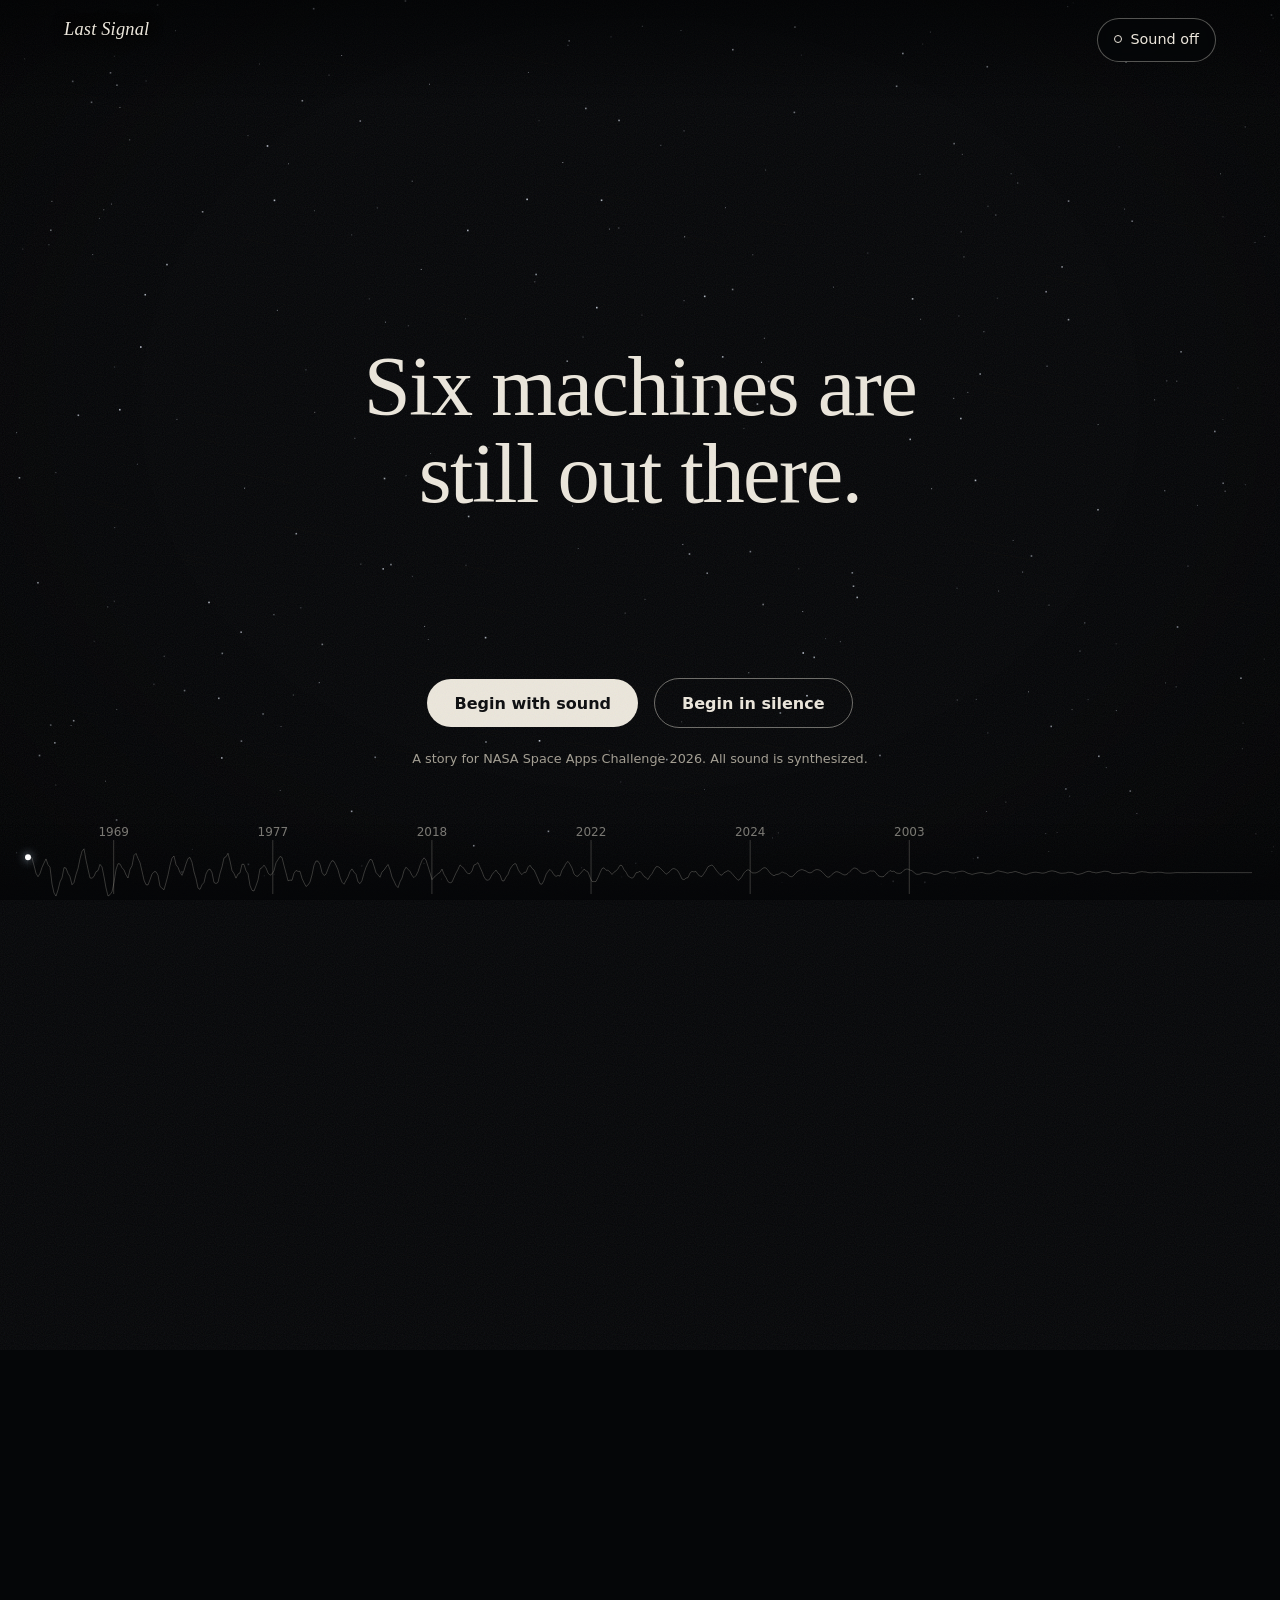
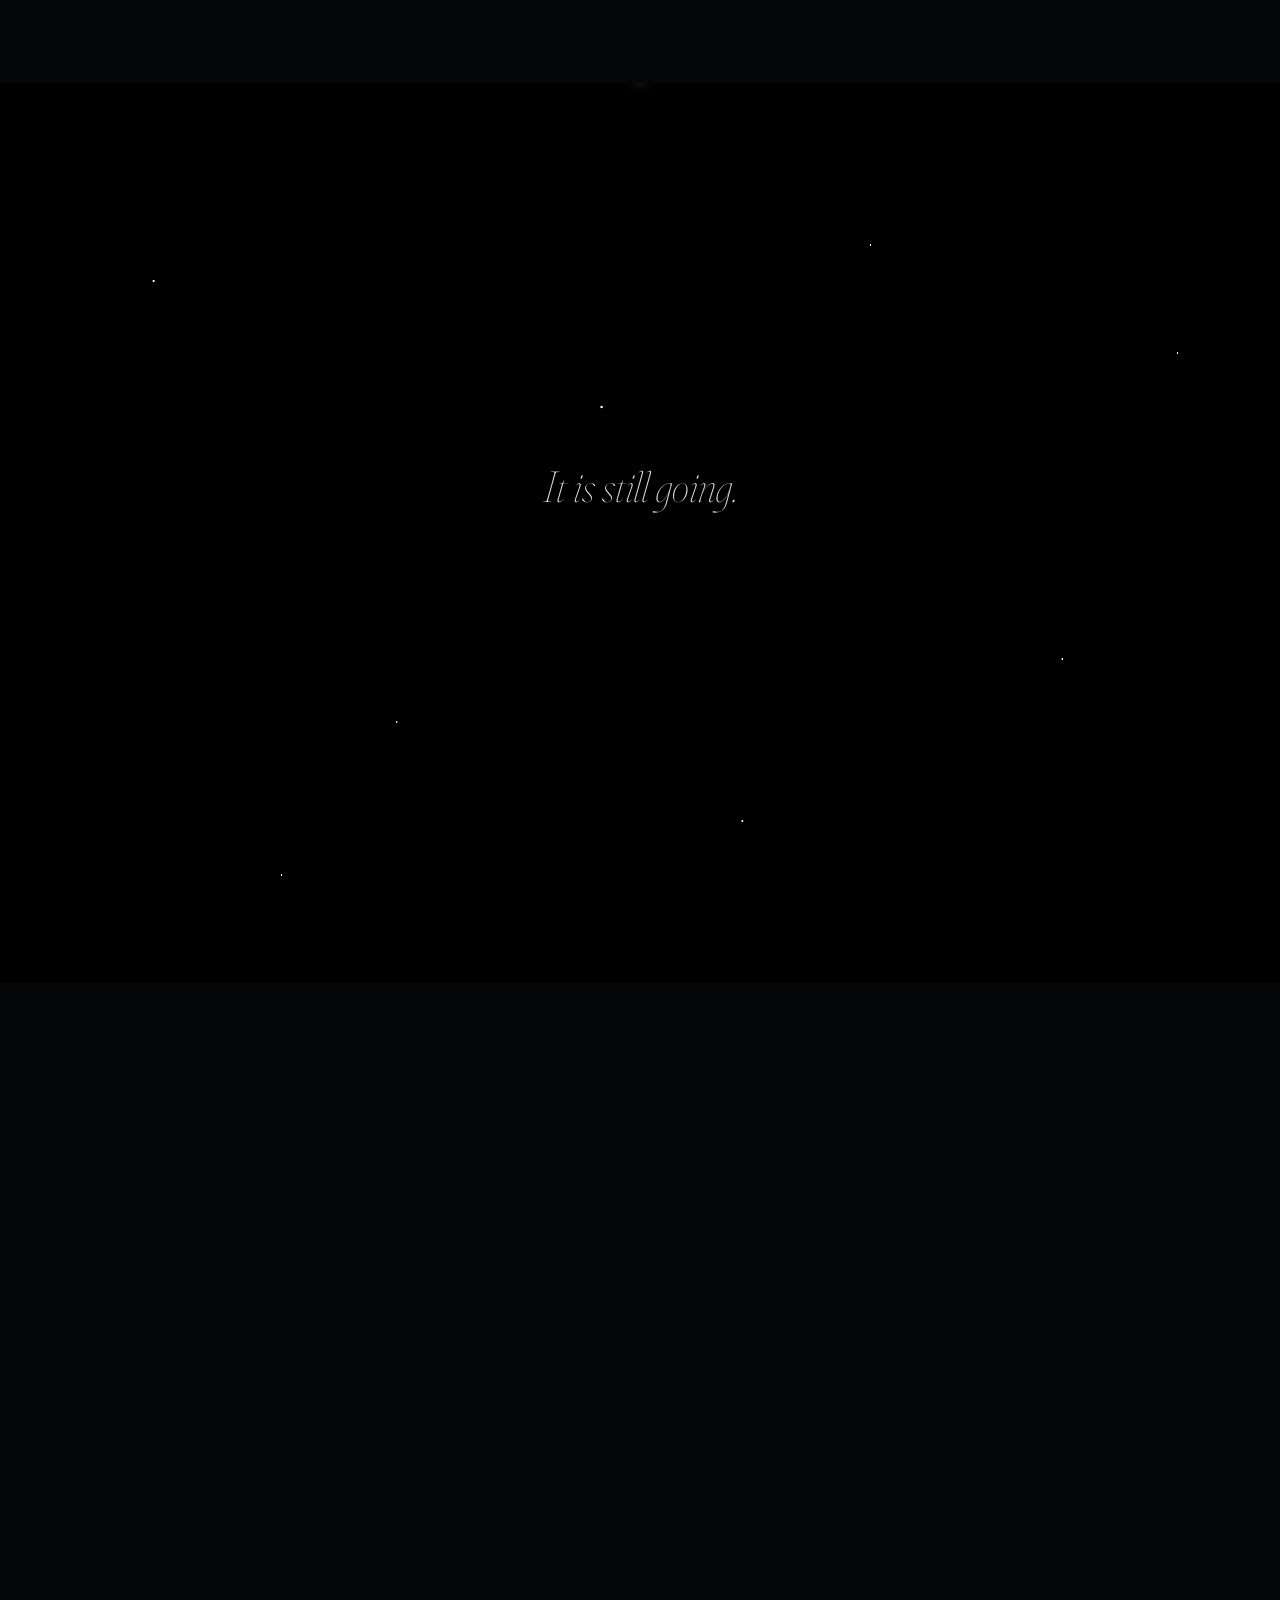
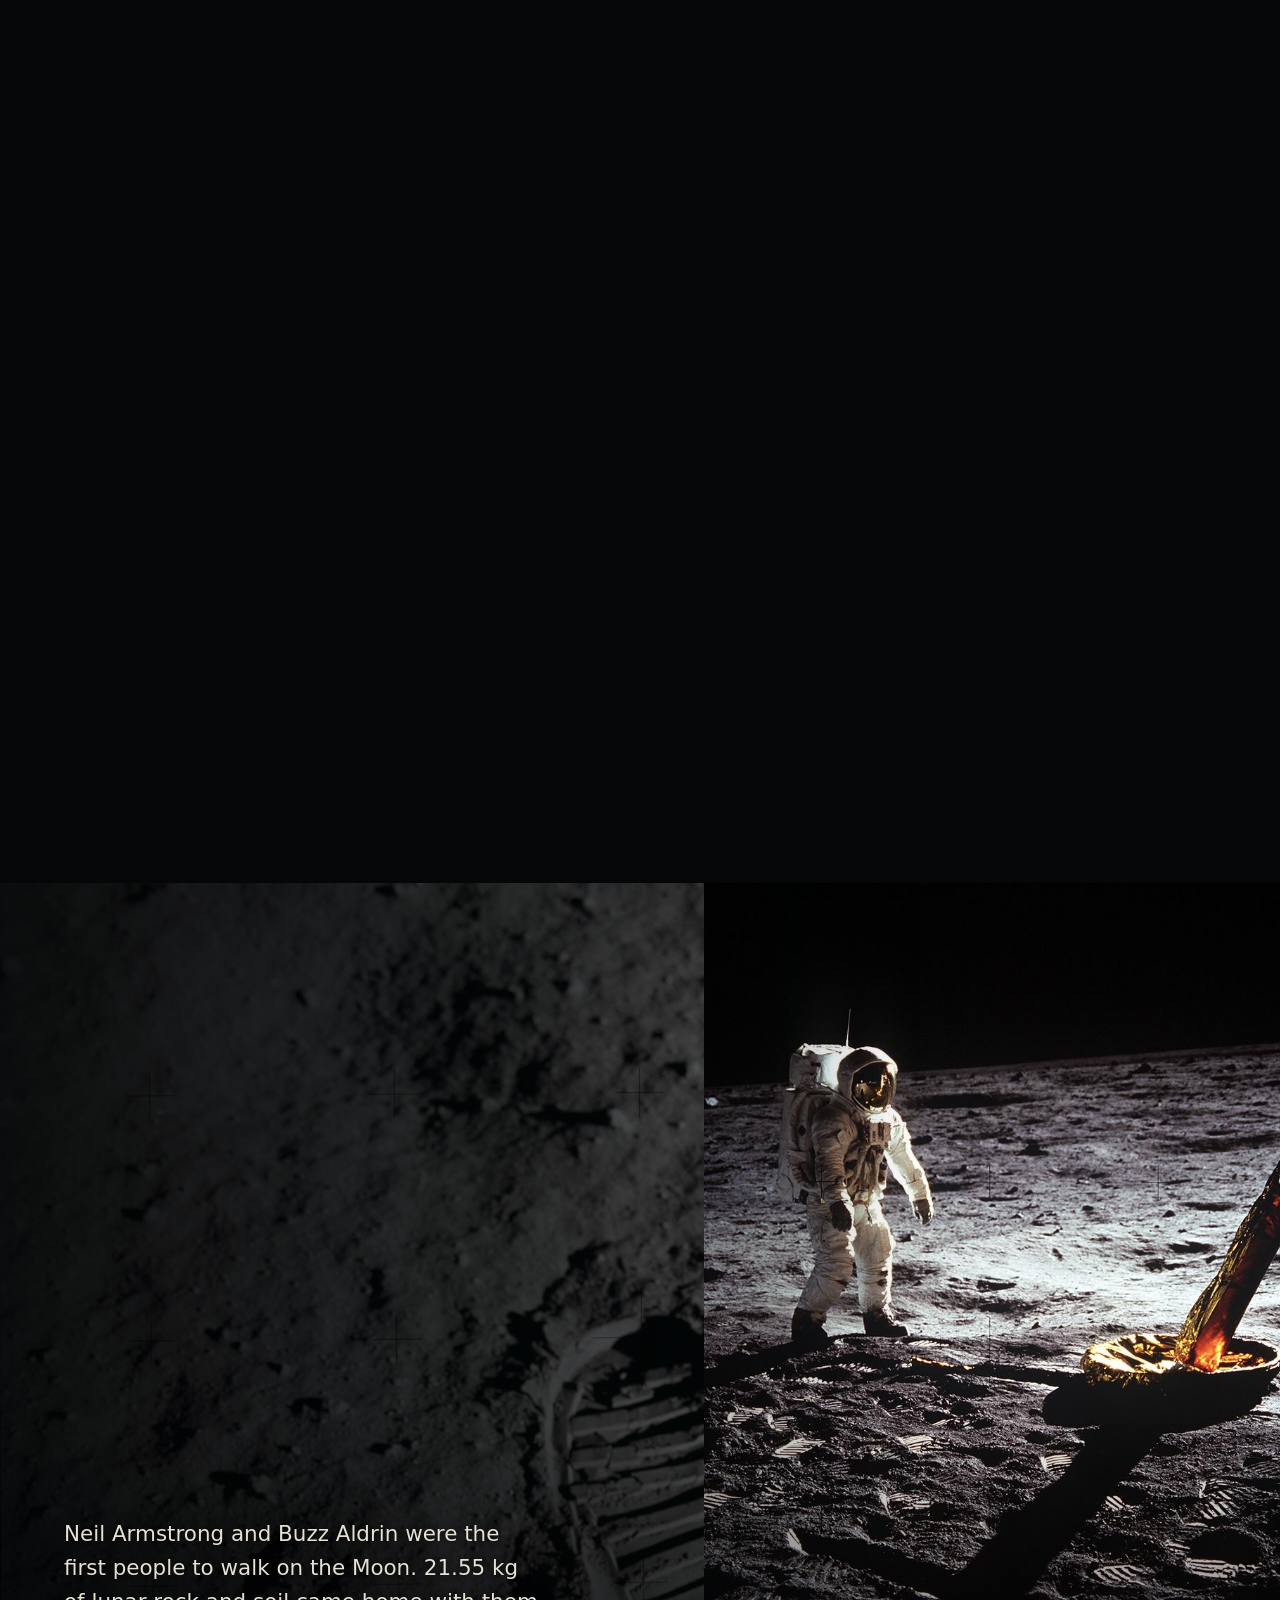
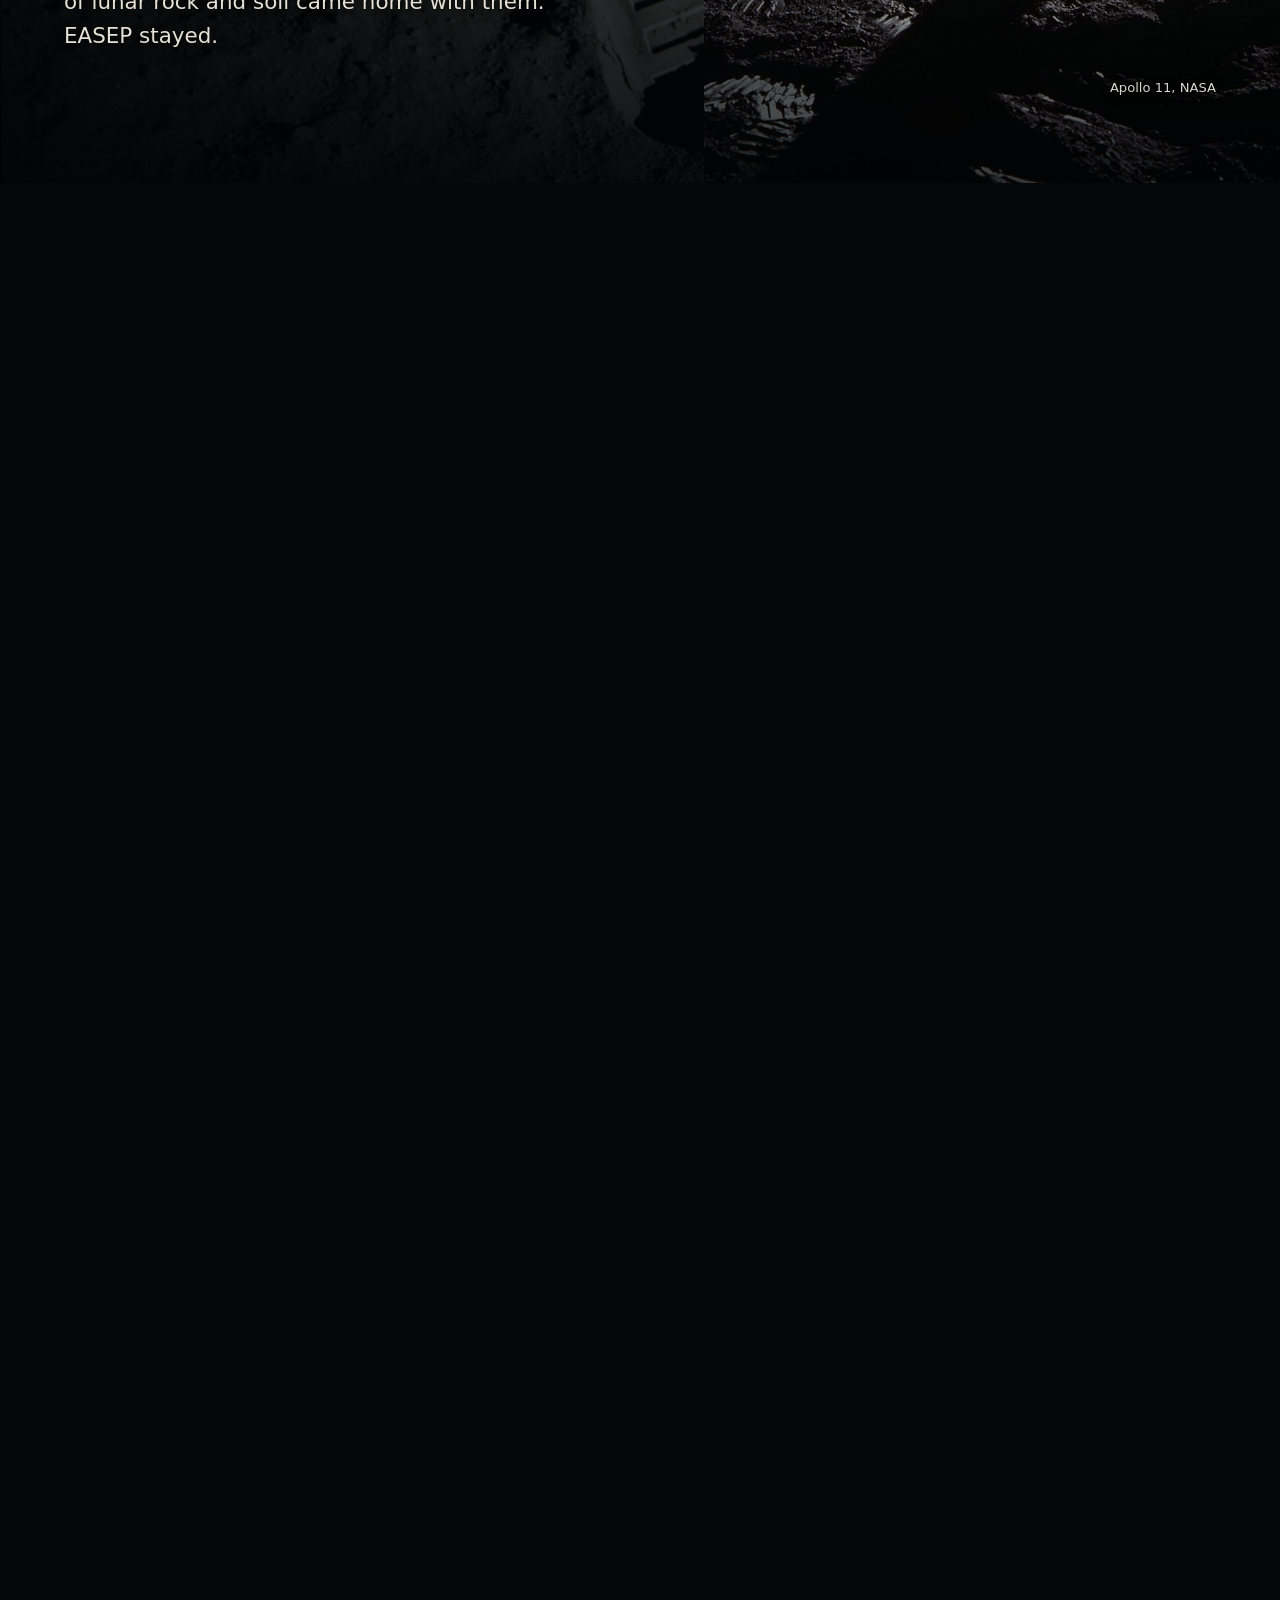
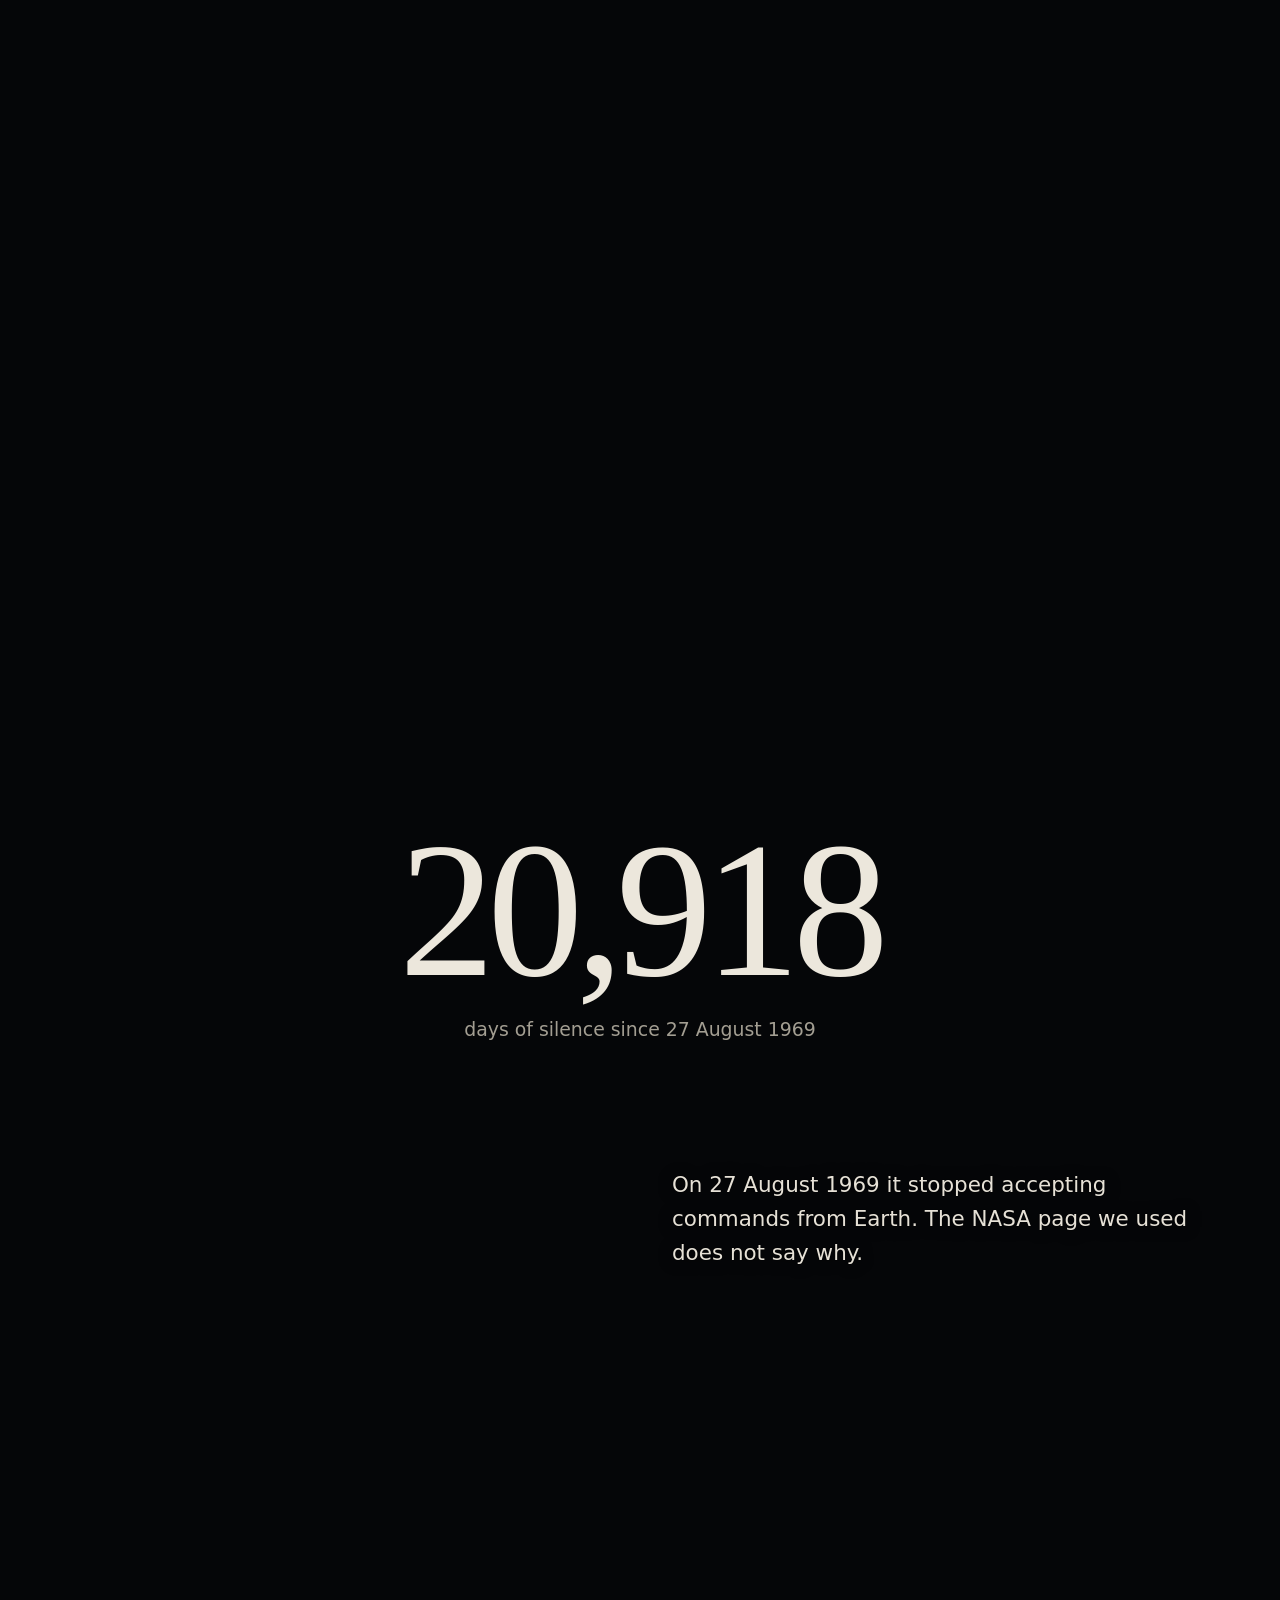
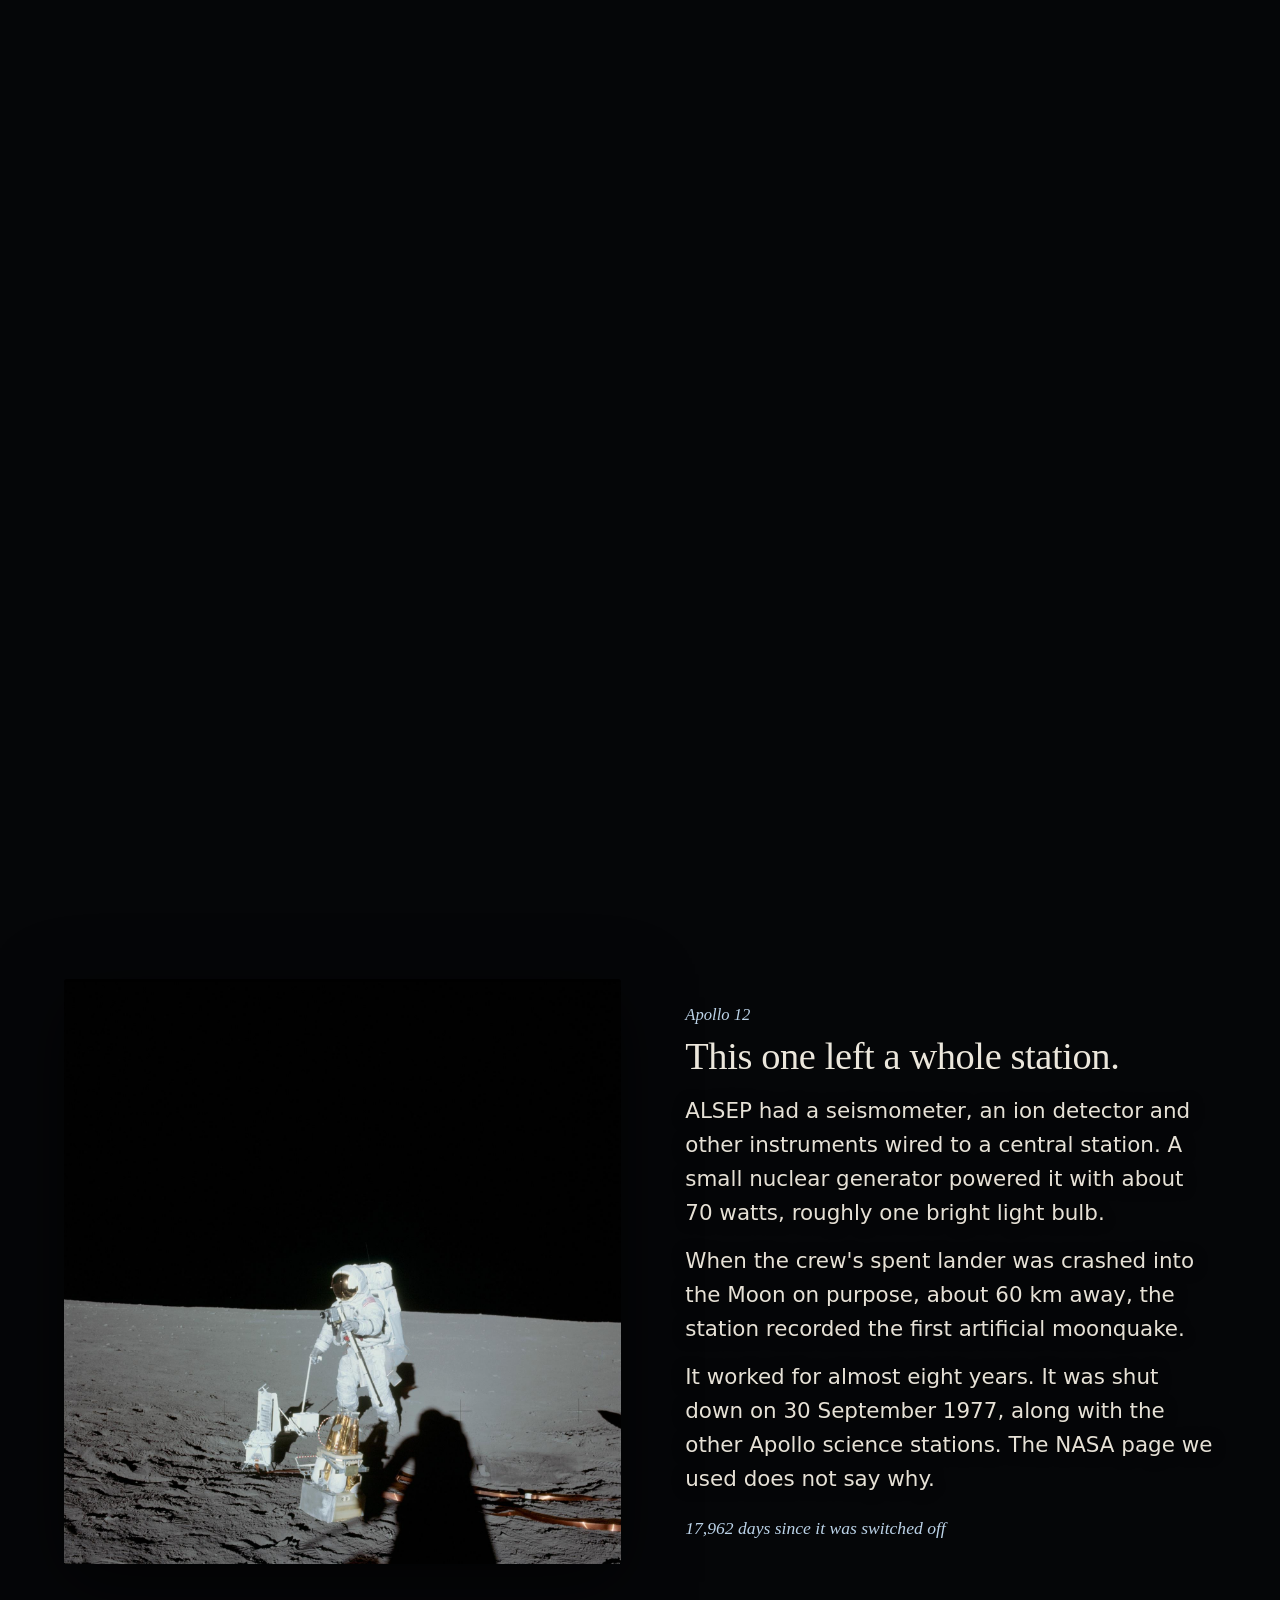
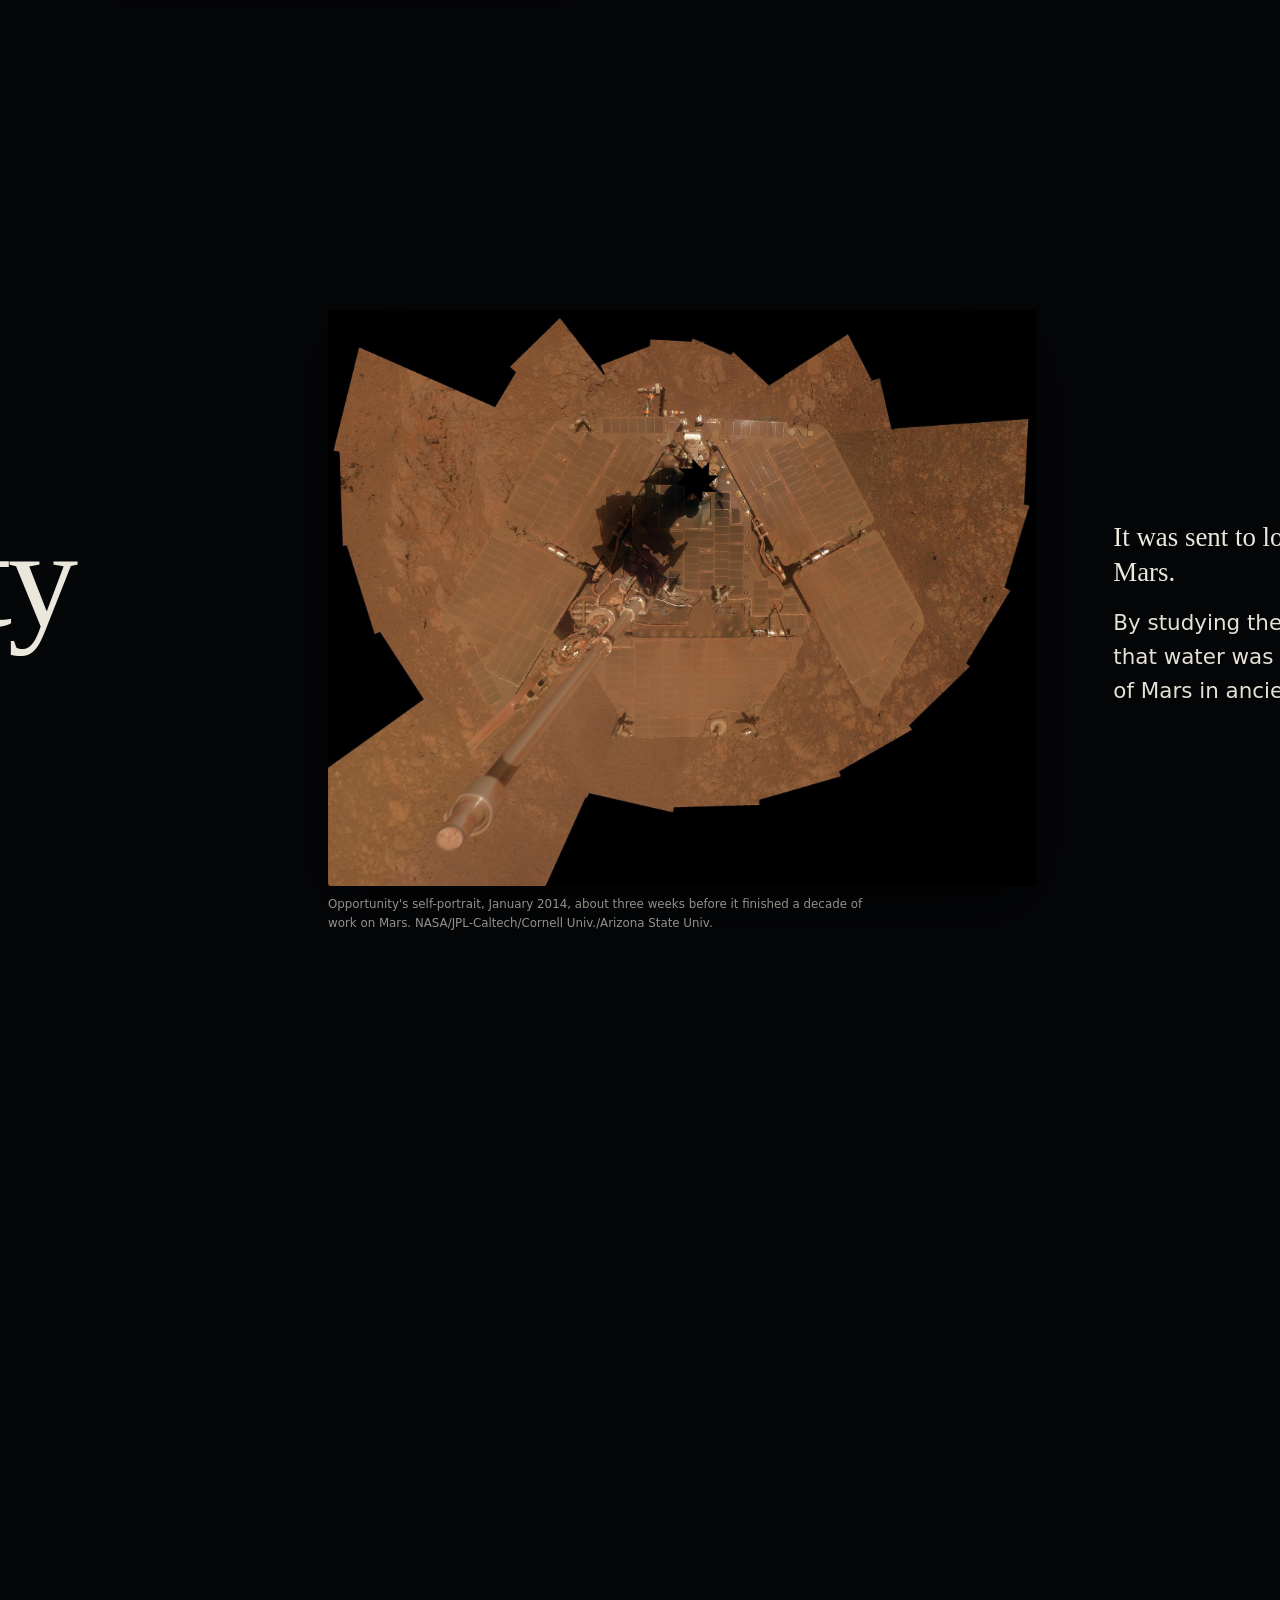
<file: index.html>
<!doctype html>
<html lang="en">
<head>
<meta charset="utf-8">
<meta name="viewport" content="width=device-width, initial-scale=1">
<title>Last Signal</title>
<meta name="description" content="Six machines NASA left behind went quiet in six different ways. Scroll through the last thing each one said.">
<meta name="color-scheme" content="dark">
<meta property="og:type" content="website">
<meta property="og:title" content="Last Signal">
<meta property="og:description" content="Six machines NASA left behind went quiet in six different ways. Scroll through the last thing each one said, then send a signal to Pioneer 10.">
<meta property="og:image" content="https://coderjt-elite.github.io/last-signal/assets/og.jpg">
<meta name="twitter:card" content="summary_large_image">
<link rel="icon" href="data:image/svg+xml,%3Csvg xmlns='http://www.w3.org/2000/svg' viewBox='0 0 32 32'%3E%3Crect width='32' height='32' fill='%23050506'/%3E%3Cpath d='M2 16h4l2-7 3 14 3-18 3 22 3-14 2 5h8' fill='none' stroke='%23f1ece4' stroke-width='1.6'/%3E%3C/svg%3E">
<link rel="preload" as="image" href="assets/bootprint.jpg">
<link rel="stylesheet" href="styles.css">
</head>
<body>
<canvas id="world" aria-hidden="true"></canvas>
<div class="vignette" aria-hidden="true"></div>
<div class="grain" aria-hidden="true"></div>

<header class="hud">
  <div class="hud-id" aria-live="off">
    <span class="hud-name" id="hudName">Last Signal</span>
    <span class="hud-days" id="hudDays"></span>
  </div>
  <button id="soundBtn" class="hud-btn" type="button" aria-pressed="false">Sound off</button>
</header>

<main id="story">

  <!-- Stillness -->
  <section class="act" id="a-hero" data-k="1.2429" data-span="1.87">
    <div class="stage">
      <div class="line c" data-at="0.00 0.47 0.00 0.12"><h1 class="big intro">Six machines are still out there.</h1></div>
      <div class="line c" data-at="0.35 0.87 0.12 0.00"><p class="big">Each one stopped answering in its own way.</p></div>
      <div class="enter" data-at="0.00 0.45 0.00 0.10">
        <button id="enterSound" class="btn" type="button">Begin with sound</button>
        <button id="enterQuiet" class="btn btn-quiet" type="button">Begin in silence</button>
        <p class="tiny">A story for NASA Space Apps Challenge 2026. All sound is synthesized.</p>
      </div>
    </div>
  </section>

  <!-- Overview: six frames, each one darker than the last, with one signal line running through them (canvas design S2) -->
  <section class="act" id="a-signal" data-span="8">
    <div class="stage stage-signal">
      <div class="sg-frames">
        <figure class="sg-fr" style="--b:1;--s:1">
          <div class="sg-im"><img src="assets/apollo11-easep.jpg" style="object-position:30% 55%" alt="Apollo 11 science station on the Moon, with an astronaut and the lunar module behind it." decoding="async"></div>
          <p class="sg-yr" aria-hidden="true" style="top:60px;font-size:min(clamp(120px,22vw,300px),36vh);font-weight:900">1969</p>
          <div class="line sg-sub" data-at="0.00 0.95 0.00 0.14"><p><span>Apollo 11 stopped accepting commands on 27 August 1969.</span></p></div>
        </figure>
        <figure class="sg-fr" style="--b:.92;--s:.9">
          <div class="sg-im"><img src="assets/bean-alsep.jpg" style="object-position:52% 80%" alt="Apollo 12 science station instruments standing on the Moon." decoding="async"></div>
          <p class="sg-yr" aria-hidden="true" style="top:70px;font-size:min(clamp(100px,18vw,240px),32vh);font-weight:700;font-style:italic">1977</p>
          <div class="line sg-sub" data-at="0.85 1.95 0.14 0.14"><p><span>Apollo 12 was shut down on 30 September 1977.</span></p></div>
        </figure>
        <figure class="sg-fr" style="--b:.84;--s:.82">
          <div class="sg-im"><img src="assets/opportunity.jpg" style="object-position:50% 40%" alt="Opportunity rover on Mars, covered in dust." decoding="async"></div>
          <p class="sg-yr" aria-hidden="true" style="top:80px;font-size:min(clamp(90px,15vw,200px),28vh);font-weight:500">2018</p>
          <div class="line sg-sub" data-at="1.85 2.95 0.14 0.14"><p><span>Opportunity was last heard on 10 June 2018, in a dust storm.</span></p></div>
        </figure>
        <figure class="sg-fr" style="--b:.74;--s:.7">
          <div class="sg-im"><img src="assets/insight.jpg" style="object-position:50% 25%" alt="InSight lander on Mars, its solar panels covered in dust." decoding="async"></div>
          <p class="sg-yr" aria-hidden="true" style="top:90px;font-size:min(clamp(80px,12vw,160px),24vh);font-weight:300">2022</p>
          <div class="line sg-sub" data-at="2.85 3.95 0.14 0.14"><p><span>InSight made its last contact on 15 December 2022.</span></p></div>
        </figure>
        <figure class="sg-fr" style="--b:.64;--s:.55">
          <div class="sg-im"><img src="assets/ingenuity.jpg" style="object-position:47% 45%" alt="The Ingenuity helicopter standing on the surface of Mars." decoding="async"></div>
          <p class="sg-yr" aria-hidden="true" style="top:100px;font-size:min(clamp(70px,9vw,120px),18vh);font-weight:200;font-style:italic">2024</p>
          <div class="line sg-sub" data-at="3.85 4.95 0.14 0.14"><p><span>Ingenuity's mission ended on 25 January 2024.</span></p></div>
        </figure>
        <figure class="sg-fr" style="--b:.5;--s:.3">
          <div class="sg-im"><img src="assets/pioneer10-whole.jpg" style="object-position:47% 54%;scale:1.6" alt="Pioneer 10 spacecraft with its dish and booms, in an assembly hall before launch." decoding="async"></div>
          <p class="sg-yr" aria-hidden="true" style="top:110px;font-size:min(clamp(56px,6vw,80px),12vh);font-weight:100">2003</p>
          <div class="line sg-sub" data-at="4.85 5.95 0.14 0.14"><p><span>Pioneer 10 sent its last signal on 23 January 2003.</span></p></div>
        </figure>
        <figure class="sg-fr sg-stars" style="--b:1;--s:1">
          <div class="sg-im"></div>
          <div class="line sg-end" data-at="5.85 7.00 0.14 0.00"><p>It is still going.</p></div>
        </figure>
      </div>
      <div class="sg-track" aria-hidden="true">
        <svg viewBox="0 0 1280 4480" preserveAspectRatio="none" focusable="false">
          <path class="sg-path" pathLength="1" d="M640 0 C640 80 940 80 940 160 C940 320 380 320 380 480 C380 640 880 640 880 800 C880 960 440 960 440 1120 C440 1280 810 1280 810 1440 C810 1600 490 1600 490 1760 C490 1920 760 1920 760 2080 C760 2240 540 2240 540 2400 C540 2560 710 2560 710 2720 C710 2880 590 2880 590 3040 C590 3200 670 3200 670 3360 C670 3520 625 3520 625 3680 C625 3840 646 3840 646 4000 C646 4160 640 4160 640 4320 L640 4480"/>
        </svg>
        <i class="sg-dot" style="left:73.44%;top:3.571%;--d:12px"></i>
        <i class="sg-dot" style="left:68.75%;top:17.857%;--d:12px"></i>
        <i class="sg-dot" style="left:63.28%;top:32.143%;--d:10px"></i>
        <i class="sg-dot" style="left:59.375%;top:46.429%;--d:10px"></i>
        <i class="sg-dot" style="left:55.47%;top:60.714%;--d:8px"></i>
        <i class="sg-dot" style="left:52.34%;top:75%;--d:7px"></i>
      </div>
    </div>
  </section>

  <!-- Wonder: Apollo 11 -->
  <section class="act" id="a-apollo11" data-k="1.4200" data-span="3.13" data-machine="apollo11">
    <div class="stage">
      <img class="bg bg-boot" src="assets/bootprint.jpg" alt="A bootprint in gray lunar soil, photographed during Apollo 11." decoding="async">
      <div class="bg bg-aldrin-wrap"><img class="bg-aldrin" src="assets/aldrin.jpg" alt="Astronaut Buzz Aldrin standing on the Moon beside a leg of the lunar module." decoding="async"></div>
      <div class="scrim scrim-l"></div>
      <div class="line bl" data-at="0.00 0.65 0.00 0.12">
        <p class="date">20 July 1969</p>
        <h2 class="mid">Eagle was the first crewed vehicle to land on the Moon.</h2>
      </div>
      <div class="line bl" data-at="0.53 1.32 0.12 0.12">
        <p class="body">The astronauts left a small science station behind. EASEP had a seismometer to feel moonquakes.</p>
      </div>
      <div class="line bl" data-at="1.20 2.13 0.12 0.00">
        <p class="body">Neil Armstrong and Buzz Aldrin were the first people to walk on the Moon. 21.55 kg of lunar rock and soil came home with them. EASEP stayed.</p>
      </div>
      <p class="credit">Apollo 11, NASA</p>
    </div>
  </section>

  <!-- Unease: the night -->
  <section class="act" id="a-night" data-k="1.1500" data-span="2.15" data-machine="apollo11">
    <div class="stage">
      <div class="counter" data-at="0.00 1.15 0.00 0.00">
        <span class="count" id="nightCount">0</span>
        <span class="count-label">days of silence since 27 August 1969</span>
      </div>
      <div class="line tl" data-at="0.00 0.51 0.00 0.14"><p class="body">EASEP could only run in lunar daylight.</p></div>
      <div class="line br" data-at="0.37 1.15 0.14 0.00"><p class="body">On 27 August 1969 it stopped accepting commands from Earth. The NASA page we used does not say why.</p></div>
    </div>
  </section>

  <!-- Apollo 12: flow -->
  <section class="flow" id="a-apollo12" data-machine="apollo12">
    <div class="flow-grid">
      <figure class="flow-fig seen-fx">
        <img src="assets/bean-alsep.jpg" alt="Astronaut Alan Bean standing beside gold-wrapped science instruments on the Moon, with a long shadow in the foreground." decoding="async">
        <figcaption>Alan Bean deploys parts of ALSEP, Apollo 12, 19 November 1969. NASA/JSC.</figcaption>
      </figure>
      <div class="flow-copy seen-fx">
        <p class="date">Apollo 12</p>
        <h2 class="mid">This one left a whole station.</h2>
        <p class="body">ALSEP had a seismometer, an ion detector and other instruments wired to a central station. A small nuclear generator powered it with about 70 watts, roughly one bright light bulb.</p>
        <p class="body">When the crew's spent lander was crashed into the Moon on purpose, about 60 km away, the station recorded the first artificial moonquake.</p>
        <p class="body">It worked for almost eight years. It was shut down on 30 September 1977, along with the other Apollo science stations. The NASA page we used does not say why.</p>
        <p class="clock"><span id="a12days">0</span> days since it was switched off</p>
      </div>
    </div>
  </section>

  <!-- Hope: Mars rail -->
  <section class="act" id="a-mars" data-span="3" data-machine="opportunity">
    <div class="stage stage-mars">
      <div class="rail" id="rail">
        <div class="panel panel-title">
          <p class="date">Mars</p>
          <h2 class="huge">Opportunity</h2>
          <p class="body">A solar-powered robot geologist on wheels, one of two twins.</p>
        </div>
        <figure class="panel panel-photo">
          <img src="assets/opportunity.jpg" alt="Opportunity's self-portrait: the rover and its solar panels covered in a layer of red dust, on Mars." decoding="async">
          <figcaption>Opportunity's self-portrait, January 2014, about three weeks before it finished a decade of work on Mars. NASA/JPL-Caltech/Cornell Univ./Arizona State Univ.</figcaption>
        </figure>
        <div class="panel panel-text">
          <p class="body lead">It was sent to look for signs of past water on Mars.</p>
          <p class="body">By studying the rocks, the twins confirmed that water was long standing on the surface of Mars in ancient times.</p>
        </div>
        <div class="panel panel-text panel-dust">
          <h3 class="mid">Then the dust came.</h3>
          <p class="body">Opportunity last communicated with Earth on 10 June 2018, as a planet-wide dust storm blanketed the place where the solar-powered rover sat.</p>
        </div>
      </div>
    </div>
  </section>

  <!-- Grief -->
  <section class="act" id="a-grief" data-k="0.9375" data-span="1.75" data-machine="opportunity">
    <div class="stage">
      <div class="thumbs" data-at="0.00 0.75 0.00 0.14" role="img" aria-label="Two small gray photographs, the last images Opportunity took, nearly dark with a faint dot of Sun near the middle of each.">
        <div class="thumb thumb-a"></div>
        <div class="thumb thumb-b"></div>
      </div>
      <div class="line bl" data-at="0.00 0.75 0.00 0.00">
        <p class="date">10 June 2018</p>
        <h2 class="mid">The last two images it took. A faint Sun sits near the middle of each.</h2>
        <p class="body"><span id="oppDays">0</span> days of silence so far.</p>
      </div>
      <p class="credit">Last images from Opportunity. NASA/JPL-Caltech/Cornell/ASU</p>
    </div>
  </section>

  <!-- Tenderness: InSight -->
  <section class="act" id="a-insight" data-k="1.5400" data-span="3.31" data-machine="insight">
    <div class="stage stage-insight">
      <img class="bg bg-insight" src="assets/insight.jpg" alt="InSight's final selfie: a Mars lander with both circular solar panels dulled by a thick layer of dust." decoding="async">
      <div class="scrim scrim-b"></div>
      <div class="line bl" data-at="0.00 0.67 0.00 0.12">
        <p class="date">InSight, Mars</p>
        <h2 class="mid">It stayed in one spot and listened to the planet from the inside.</h2>
      </div>
      <div class="line bl" data-at="0.55 1.30 0.12 0.12">
        <p class="body">Its final selfie, 24 April 2022. Far more dust than in its first.</p>
      </div>
      <div class="line bl" data-at="1.18 2.31 0.12 0.00">
        <p class="body">Dust covered its solar panels. Two attempts to reach the lander failed, and controllers concluded its batteries had run out of energy. The last contact was 15 December 2022. NASA ended the mission six days later.</p>
      </div>
      <p class="credit">InSight, NASA/JPL-Caltech</p>
    </div>
  </section>

  <!-- Tenderness: Ingenuity -->
  <section class="act" id="a-ingenuity" data-k="1.3818" data-span="4.04" data-machine="ingenuity">
    <div class="stage">
      <img class="bg bg-ing" id="ingImg" src="assets/ingenuity.jpg" alt="Perseverance's selfie on Mars, with the small Ingenuity helicopter standing on the ground in the distance." decoding="async">
      <div class="scrim scrim-b"></div>
      <div class="line bl" data-at="0.00 0.60 0.00 0.12">
        <p class="date">Ingenuity, Mars</p>
        <h2 class="mid">A small helicopter, carried to Mars as a technology demonstration.</h2>
      </div>
      <div class="line bl" data-at="0.48 1.38 0.12 0.12">
        <p class="body">It was planned to make no more than five test flights in 30 days.</p>
        <p class="bigcount"><span id="flightCount">0</span> flights</p>
        <p class="body">across nearly three years.</p>
      </div>
      <div class="line bl" data-at="1.26 2.23 0.12 0.12">
        <p class="body">On 18 January 2024 it made its last flight. About 1 meter up, it lost contact with the rover that relays its signals.</p>
      </div>
      <div class="line bl" data-at="2.11 3.04 0.12 0.00">
        <p class="body">Later pictures showed one or more rotor blades damaged in landing. NASA ended the mission on 25 January 2024, with the helicopter still upright and in communication.</p>
      </div>
      <p class="credit">Perseverance selfie with Ingenuity, 6 April 2021, about 13 feet (3.9 m) from the rover. NASA/JPL-Caltech/MSSS</p>
    </div>
  </section>

  <!-- Authored silence -->
  <section class="act" id="a-silence" data-k="1.0333" data-span="1.31">
    <div class="stage">
      <div class="line c" data-silent data-at="0.00 0.31 0.00 0.00"><p class="mid-big">Now the farthest one.</p></div>
    </div>
  </section>

  <!-- PEAK: Pioneer 10 -->
  <section class="act" id="a-pioneer" data-k="1.2475" data-span="6.40" data-machine="pioneer10">
    <div class="stage stage-pioneer">
      <div class="plate" id="plate">
        <img src="assets/pioneer-plaque.jpg" alt="A black and white photograph of the Pioneer 10 spacecraft before launch, with its small engraved plaque visible in the middle of the frame." decoding="async">
      </div>
      <div class="line tl" data-at="0.00 0.49 0.00 0.14">
        <p class="date">Pioneer 10</p>
        <h2 class="mid">Launched 2 March 1972.</h2>
      </div>
      <div class="line bl" data-at="0.35 1.12 0.14 0.14"><p class="body">The plaque is the small rectangle in the middle of the frame.</p></div>
      <div class="line c-left" data-at="0.98 1.89 0.14 0.14">
        <h2 class="mid">The first spacecraft to fly past Jupiter.</h2>
        <p class="body">It was designed for 21 months. It lasted more than 30 years.</p>
      </div>
      <div class="line c-left" data-at="1.75 2.65 0.14 0.14">
        <p class="date">23 January 2003</p>
        <h2 class="mid">Its last, very weak signal, from 7.6 billion miles away.</h2>
        <p class="body">Its power source had decayed.</p>
      </div>
      <div class="line c-left" data-at="2.51 3.80 0.14 0.14">
        <p class="date">On 14 November 2026</p>
        <h2 class="mid">About <span id="auNow">141</span> AU from Earth.</h2>
        <p class="body">A radio message sent now would take about <span id="delayNow">19.6 hours</span> to get there. The distance is computed by NASA/JPL Horizons. Nobody has heard from it since 2003.</p>
      </div>
      <div class="line c-left peak" data-at="3.66 5.40 0.14 0.00">
        <h2 class="mid">NASA's Deep Space Network did not detect a signal on 7 February 2003.</h2>
        <p class="body">A final search in March 2006 failed. Pioneer 10 will coast silently toward the red star Aldebaran, about 68 light years away. NASA says it will take over 2 million years.</p>
        <button type="button" id="sendBtn" class="send">Send a signal to Pioneer 10</button>
        <p class="body send-out" id="sendOut" aria-live="polite"></p>
      </div>
      <p class="pulse-note" data-at="2.61 3.80 0.14 0.14">Our signal, leaving. Nothing comes back.</p>
    </div>
  </section>

  <!-- Resolve -->
  <section class="act" id="a-end" data-k="1.2100" data-span="2.21">
    <div class="stage">
      <div class="line c" data-at="0.00 0.51 0.00 0.14"><h2 class="big">Six machines. Five ways to go quiet.</h2></div>
      <div class="endings" data-at="0.37 1.21 0.14 0.00">
        <ul id="endings"></ul>
        <p class="final">They went quiet. What they taught us did not.</p>
        <p class="tiny"><a href="#sources" id="toSources">Sources, credits and the exact NASA sentences</a></p>
      </div>
    </div>
  </section>

</main>

<section class="sources" id="sources" aria-labelledby="srcTitle">
  <div class="sources-in">
    <h2 id="srcTitle" class="mid">Sources, credits and honesty notes</h2>
    <p class="body">Every fact on this page comes from a NASA page saved with its web address. Open a machine to see the exact sentences copied from NASA.</p>
    <div id="receipts"></div>

    <h3 class="sub">What is synthesized and what is not</h3>
    <p class="body">All sound is made live in your browser. It is not a NASA recording, and the fading pulse is invented. The photographs are real NASA images. The distance of Pioneer 10 is computed by NASA/JPL Horizons for 14 November 2026. Where a NASA page did not say why a machine stopped, this page says so instead of guessing. The silence counters use the UTC calendar day.</p>

    <h3 class="sub">Image credits</h3>
    <ul class="credits">
      <li>Bootprint, Apollo 11 (AS11-40-5877). NASA.</li>
      <li>Buzz Aldrin near the lunar module, Apollo 11 (AS11-40-5902). NASA/JSC.</li>
      <li>Astronaut Edwin Aldrin after deployment of EASEP on the surface of the Moon, Apollo 11 (AS11-40-5948). NASA/JSC.</li>
      <li>Alan Bean and ALSEP, Apollo 12 (AS12-47-6919). NASA/JSC.</li>
      <li>Opportunity self-portrait (PIA17759). NASA/JPL-Caltech/Cornell Univ./Arizona State Univ.</li>
      <li>Last images Opportunity took (PIA22930). NASA/JPL-Caltech/Cornell/ASU.</li>
      <li>InSight's final selfie (PIA25287). NASA/JPL-Caltech.</li>
      <li>Perseverance's selfie with Ingenuity (PIA24542). NASA/JPL-Caltech/MSSS.</li>
      <li>Pioneer 10 with its plaque (ARC-1972-A72-2137). NASA Ames Research Center archive.</li>
      <li>Pioneer 10 spacecraft in an assembly hall (ARC-1973-AC73-9019). NASA Ames Research Center archive.</li>
    </ul>
    <p class="body">Images are from the NASA Image and Video Library (images.nasa.gov). No NASA logos are used. This project is not affiliated with or endorsed by NASA.</p>

    <h3 class="sub">How it was made</h3>
    <p class="body">Built for NASA Space Apps Challenge 2026 by team Fourteen Days Dark. Code and writing were drafted with SI (super intelligence) tools, specifically Claude Code, and then checked against the saved NASA pages. No AI-generated images, audio or video are used.</p>
  </div>
</section>

<nav class="rail-nav" id="railNav" aria-label="Jump to a machine"></nav>
<canvas id="trace" aria-hidden="true"></canvas>

<script src="data.js"></script>
<script src="audio.js"></script>
<script src="story.js"></script>
</body>
</html>
</file>
<file: styles.css>
:root{
  --ground:#050608;
  --ink:#ece7dc;
  --dim:#a39e92;
  --signal:#bcd3e8;
  --pad:clamp(1.25rem,5vw,5.5rem);
  --rail:76px;
  --vh:100vh;
  --serif:"Iowan Old Style","Palatino Linotype","Book Antiqua",Palatino,Georgia,serif;
  --sans:"Segoe UI","Helvetica Neue",system-ui,-apple-system,sans-serif;
}
*{box-sizing:border-box;margin:0;padding:0}
html{background:var(--ground);scroll-behavior:auto}
body{background:var(--ground);color:var(--ink);font:400 clamp(1rem,.35vw + .92rem,1.18rem)/1.62 var(--sans);overflow-x:hidden;-webkit-font-smoothing:antialiased;opacity:0;transition:opacity .5s ease}
body.ready{opacity:1}
a{color:var(--signal);text-underline-offset:.2em;text-decoration-thickness:1px}
::selection{background:rgba(188,211,232,.3);color:#fff}
html{scrollbar-color:rgba(188,211,232,.35) var(--ground);scrollbar-width:thin;caret-color:var(--signal)}
.hud-btn,.send,.enter button{transition:transform .12s cubic-bezier(.23,1,.32,1),border-color .2s,background .2s}
.hud-btn:active,.send:active,.enter button:active{transform:scale(.97)}
.hud-days,.bigcount,.huge,.counter *{font-variant-numeric:tabular-nums}
:focus-visible{outline:2px solid var(--signal);outline-offset:3px}

#world{position:fixed;inset:0;width:100%;height:100%;z-index:0}
.vignette{position:fixed;inset:0;z-index:40;pointer-events:none;background:radial-gradient(ellipse at 50% 45%,transparent 55%,rgba(0,0,0,.55) 100%)}
.grain{position:fixed;inset:-50%;z-index:41;pointer-events:none;opacity:calc(.06 + var(--v,0)*.09);background-image:url("data:image/svg+xml;utf8,<svg xmlns='http://www.w3.org/2000/svg' width='160' height='160'><filter id='n'><feTurbulence type='fractalNoise' baseFrequency='.9' numOctaves='2' stitchTiles='stitch'/></filter><rect width='100%' height='100%' filter='url(%23n)'/></svg>");animation:grain 1.2s steps(6) infinite}
@keyframes grain{0%{transform:translate(0,0)}20%{transform:translate(-3%,2%)}40%{transform:translate(2%,-3%)}60%{transform:translate(-2%,-1%)}80%{transform:translate(3%,3%)}100%{transform:translate(0,0)}}

/* chrome */
.hud{position:fixed;z-index:60;top:0;left:0;right:0;display:flex;justify-content:space-between;align-items:flex-start;padding:1.1rem var(--pad);pointer-events:none}
.hud-id{display:flex;flex-direction:column;gap:.1rem;text-shadow:0 1px 14px #000,0 0 3px #000}
.hud-name{font:italic 400 1.15rem/1.2 var(--serif);letter-spacing:.01em}
.hud::before{content:"";position:absolute;inset:0 0 -1.2rem;z-index:-1;background:linear-gradient(180deg,rgba(2,3,4,.62),rgba(2,3,4,0));pointer-events:none}
.hud-days{font-size:.92rem;color:rgba(236,231,220,.86);font-variant-numeric:tabular-nums;min-height:1.3em}
.hud-id{transition:opacity .8s ease}
body.hush .hud-id{opacity:0}
.hud-btn .dot{display:inline-block;width:.5rem;height:.5rem;border-radius:50%;margin-right:.5rem;vertical-align:.05em;border:1px solid var(--ink);background:transparent}
.hud-btn[aria-pressed="true"] .dot{background:var(--signal);border-color:var(--signal);box-shadow:0 0 8px var(--signal)}
.rail-nav button::after{content:attr(data-label);position:absolute;left:50%;bottom:calc(100% - .4rem);transform:translate(-50%,6px);white-space:nowrap;padding:.3rem .6rem;border-radius:6px;background:rgba(5,6,8,.9);border:1px solid rgba(188,211,232,.35);color:var(--ink);font:italic 400 .9rem var(--serif);opacity:0;pointer-events:none;transition:opacity .2s,transform .2s}
.rail-nav button:hover::after,.rail-nav button:focus-visible::after{opacity:1;transform:translate(-50%,0)}
.rail-hint{position:absolute;left:var(--pad);bottom:calc(var(--rail) + .5rem);font:italic 400 .92rem var(--serif);color:rgba(188,211,232,.9);text-shadow:0 1px 8px #000;opacity:0;transition:opacity 1s ease;pointer-events:none}
.rail-hint.on{opacity:1}
.hud-btn{pointer-events:auto;background:rgba(5,6,8,.55);color:var(--ink);border:1px solid rgba(236,231,220,.35);border-radius:999px;padding:.5rem 1rem;min-height:44px;font:inherit;font-size:.9rem;cursor:pointer;backdrop-filter:blur(6px)}
.hud-btn:hover{border-color:var(--signal)}

#trace{position:fixed;z-index:60;left:0;right:0;bottom:0;width:100%;height:var(--rail);pointer-events:none;background:linear-gradient(to top,rgba(5,6,8,.92),rgba(5,6,8,0))}
#trace{animation:traceIn 2.4s .4s cubic-bezier(.3,.6,.2,1) both}
@keyframes traceIn{from{clip-path:inset(0 100% 0 0);opacity:.2}to{clip-path:inset(0 0 0 0);opacity:1}}
.rm #trace{animation:none}
.rail-nav{position:fixed;z-index:61;left:0;right:0;bottom:0;height:var(--rail);pointer-events:none}
.rail-nav button{position:absolute;bottom:0;height:var(--rail);width:48px;transform:translateX(-50%);background:none;border:0;cursor:pointer;pointer-events:auto;border-radius:6px}
.rail-nav button:hover{background:rgba(188,211,232,.08)}

/* acts */
main{position:relative;z-index:2}
.act{position:relative}
.stage{position:sticky;top:0;height:var(--vh);overflow:hidden}
.bg{position:absolute;inset:0;width:100%;height:100%;object-fit:cover;will-change:transform}
.scrim{position:absolute;inset:0;pointer-events:none}
.scrim-l{background:linear-gradient(90deg,rgba(2,3,4,.86) 0,rgba(2,3,4,.55) 38%,rgba(2,3,4,0) 72%),linear-gradient(0deg,rgba(2,3,4,.8),transparent 40%)}
.scrim-b{background:linear-gradient(0deg,rgba(2,3,4,.96) 0,rgba(2,3,4,.8) 34%,transparent 62%)}
.scrim-t{background:linear-gradient(180deg,rgba(2,3,4,.82) 0,rgba(2,3,4,.55) 42%,transparent 76%)}
.credit{position:absolute;right:var(--pad);bottom:calc(var(--rail) + .6rem);max-width:min(26rem,70vw);text-align:right;font-size:.82rem;line-height:1.4;color:rgba(236,231,220,.92);text-shadow:0 1px 10px #000,0 0 3px #000,0 0 3px #000}

/* type */
.big{font:400 clamp(2.5rem,6.6vw,6.2rem)/1.03 var(--serif);letter-spacing:-.018em;text-wrap:balance}
.huge{font:400 clamp(3.4rem,11vw,10rem)/.95 var(--serif);letter-spacing:-.03em}
.mid{font:400 clamp(1.6rem,3vw,2.9rem)/1.14 var(--serif);letter-spacing:-.01em;text-wrap:balance}
.mid-big{font:italic 400 clamp(2rem,5vw,4.6rem)/1.08 var(--serif);letter-spacing:-.015em}
.date{font:italic 400 clamp(1rem,1.3vw,1.3rem)/1.3 var(--serif);color:var(--signal);margin-bottom:.55rem}
.body{max-width:34rem;color:#e6e1d6;font-size:clamp(1.05rem,.5vw + .95rem,1.34rem);line-height:1.58;text-shadow:0 1px 14px rgba(0,0,0,.85),0 0 2px rgba(0,0,0,.6)}
.body+.body,.mid+.body{margin-top:.9rem}
.lead{font:400 clamp(1.3rem,2.1vw,1.9rem)/1.3 var(--serif);color:var(--ink)}
.tiny{font-size:.8rem;color:var(--dim);margin-top:1rem}

/* placed lines (driven by cues) */
/* every text block lives inside one safe zone (clear of the HUD, the credit line and the trace rail)
   and is aligned inside it, so lines can never collide with the chrome or run off the stage */
.stage{--top:clamp(4.6rem,10vh,6.5rem);--bot:calc(var(--rail) + 3.4rem)}
.line,.counter,.enter,.endings,.thumbs,.pulse-note{position:absolute;opacity:0;pointer-events:none;will-change:opacity}
.line{inset:var(--top) var(--pad) var(--bot);display:flex;flex-direction:column}
.line>*{max-width:min(34rem,100%);text-wrap:pretty}
.line.bl{justify-content:flex-end;align-items:flex-start}
.line.tl{justify-content:flex-start;align-items:flex-start}
.line.br{justify-content:flex-end;align-items:flex-end}
.line.c{justify-content:center;align-items:center;text-align:center}
.line.c>*{max-width:min(60rem,100%);text-wrap:balance}
.line.c-left{justify-content:center;align-items:flex-start}
/* the peak: the last Pioneer line is set at poster size and everything else around it goes quiet */
.line.peak>*{max-width:min(54rem,100%)}
.line.peak .mid{font-size:clamp(1.9rem,4.6vw,4.4rem);line-height:1.08;letter-spacing:-.018em;margin-bottom:1.1rem}
.line.peak .body{max-width:36rem}
.send{pointer-events:none;margin-top:1.2rem;background:rgba(5,6,8,.6);color:var(--ink);border:1px solid rgba(188,211,232,.55);border-radius:999px;padding:.7rem 1.4rem;min-height:48px;font:italic 400 1.1rem var(--serif);cursor:pointer;backdrop-filter:blur(6px);transition:border-color .2s,background .2s}
.send:hover{border-color:var(--signal);background:rgba(188,211,232,.12)}
.send[disabled]{opacity:.55;cursor:default}
.send-out{margin-top:.9rem;min-height:3.4em;color:var(--signal)}
.rm .send{pointer-events:auto}
@media (max-height:480px){
  /* phone held sideways: very little height, so everything shrinks and the endings sit in three columns */
  :root{--rail:48px!important}
  .stage{--top:3.2rem!important;--bot:calc(var(--rail) + 1rem)!important}
  .hud{padding-top:.5rem}
  .hud-days{display:none}
  .counter .body{display:none}
  .counter .huge,.counter .bigcount{font-size:clamp(2rem,17vh,3.4rem)}
  .endings ul{grid-template-columns:repeat(3,minmax(0,1fr))!important;gap:.4rem 1rem}
  .endings li{font-size:.8rem;padding-top:.3rem}
  .endings li b{font-size:.95rem}
  .endings li span{font-size:.72rem}
  .final{margin-top:.5rem;font-size:1.2rem}
  .endings .tiny{margin-top:.3rem}
  .line .mid{font-size:clamp(1.3rem,5vh,1.8rem)}
  .line .body{font-size:.92rem;line-height:1.4}
}
@media (max-height:720px){
  .line.peak .mid{font-size:clamp(1.5rem,3vw,2.3rem);margin-bottom:.5rem}
  .line.peak .body{font-size:.98rem;line-height:1.45}
  .send{margin-top:.6rem;padding:.45rem 1.1rem;min-height:44px;font-size:1rem}
  .send-out{margin-top:.4rem;min-height:0}
}
.line .mid,.line .big{text-wrap:balance}
.line .mid{margin-bottom:.7rem}
.line .date+.mid{margin-top:0}
.line .body+.body,.line .body+.bigcount,.line .bigcount+.body{margin-top:.5rem}
.counter{inset:var(--top) var(--pad) var(--bot);display:flex;flex-direction:column;justify-content:center;align-items:center;text-align:center}
.intro{animation:introIn 1.4s .1s both cubic-bezier(.2,.7,.2,1)}
@keyframes introIn{from{opacity:0;transform:translateY(16px);filter:blur(6px)}to{opacity:1;transform:none;filter:none}}
.count{display:block;font:400 clamp(4rem,15vw,13rem)/1 var(--serif);letter-spacing:-.04em;font-variant-numeric:tabular-nums}
.count-label{display:block;margin-top:.4rem;color:var(--dim)}
.bigcount{font:400 clamp(2.6rem,6vw,5rem)/1.05 var(--serif);margin:.4rem 0;font-variant-numeric:tabular-nums}
.enter{left:var(--pad);right:var(--pad);bottom:calc(var(--rail) + 3.4rem);text-align:center;pointer-events:auto}
.btn{background:var(--ink);color:#0a0b0d;border:0;border-radius:999px;padding:.9rem 1.7rem;min-height:48px;font:600 1rem var(--sans);cursor:pointer;margin:.3rem}
.btn:hover{background:#fff}
.btn-quiet{background:transparent;color:var(--ink);border:1px solid rgba(236,231,220,.45)}
.btn-quiet:hover{background:rgba(236,231,220,.1)}
.pulse-note{left:var(--pad);bottom:calc(var(--rail) + 3.4rem + 1.3rem);font:italic 400 .98rem var(--serif);color:var(--signal)}

/* act-specific */
.bg-aldrin-wrap{left:auto;right:0;width:min(52vw,64vh*1.0);height:100%;clip-path:inset(0 0 0 100%);overflow:hidden}
.bg-aldrin-wrap .bg-aldrin{position:absolute;inset:0;width:100%;height:100%;object-fit:cover;object-position:50% 40%}
.thumbs{left:50%;top:clamp(5.5rem,17vh,9rem);display:flex;gap:clamp(1.5rem,6vw,5rem);transform:translateX(-50%);will-change:opacity,scale}
.thumb{width:min(30vw,17rem);aspect-ratio:1/1;background:url("assets/opportunity-last.jpg") no-repeat;background-size:350% auto;box-shadow:0 0 0 1px rgba(236,231,220,.2),0 18px 60px rgba(0,0,0,.7);filter:contrast(1.15) brightness(1.05)}
.thumb-a{background-position:20% 50%}
.thumb-b{background-position:80% 50%}
.stage-insight{background:#000}
.bg-insight{object-position:50% 12%}

.stage-pioneer{background:transparent}
.plate{position:absolute;top:0;bottom:0;left:50%;width:var(--vh);margin-left:calc(var(--vh) / -2);opacity:0;-webkit-mask-image:radial-gradient(circle at 50% 50%,#000 38%,transparent 72%);mask-image:radial-gradient(circle at 50% 50%,#000 38%,transparent 72%)}
.plate img{width:100%;height:100%;object-fit:cover;transform-origin:52.5% 49.7%;will-change:transform;filter:contrast(1.1) brightness(.95)}

/* rail */
.stage-mars{display:flex;align-items:center}
.rail{display:flex;align-items:center;gap:clamp(2rem,6vw,6rem);padding:0 var(--pad);will-change:transform;height:100%}
.panel{flex:0 0 auto}
.panel-title{width:min(64vw,52rem)}
.panel-title .huge{margin:.3rem 0 1rem}
.panel-photo{height:min(64vh,calc(var(--vh) - 14rem));margin-top:-1rem}
.panel-photo img{height:100%;width:auto;display:block;border-radius:3px;box-shadow:0 18px 70px rgba(0,0,0,.65)}
.panel-photo figcaption{font-size:.74rem;color:rgba(236,231,220,.62);margin-top:.55rem;max-width:34rem}
.panel-text{width:min(80vw,30rem)}
.panel-text .body{margin-top:1rem}
.panel-dust{padding-right:18vw}

/* flow */
.flow{position:relative;z-index:2;padding:clamp(5rem,16vh,10rem) var(--pad) clamp(7rem,22vh,12rem)}
.flow-grid{display:grid;grid-template-columns:minmax(0,1.05fr) minmax(0,1fr);gap:clamp(1.8rem,5vw,5rem);align-items:center;max-width:78rem;margin:0 auto}
.flow-fig{margin:0;overflow:hidden;border-radius:3px;box-shadow:0 18px 70px rgba(0,0,0,.6);background:#000}
.flow-fig img{display:block;width:100%;height:auto;will-change:transform}
.flow-fig figcaption{font-size:.74rem;color:rgba(236,231,220,.62);padding:.55rem .1rem 0;background:var(--ground)}
.flow-copy .mid{margin-bottom:1rem}
.flow-copy .body+.body{margin-top:.9rem}
.clock{margin-top:1.4rem;font:italic 400 1.1rem var(--serif);color:var(--signal);font-variant-numeric:tabular-nums}
.seen-fx{opacity:0;transform:translateY(26px);transition:opacity 1.2s ease,transform 1.2s ease}
.seen-fx.seen{opacity:1;transform:none}

/* ending */
.endings{left:var(--pad);right:var(--pad);top:clamp(5.5rem,17vh,12rem);max-width:60rem;margin:0 auto}
.endings ul{list-style:none;display:grid;grid-template-columns:repeat(2,minmax(0,1fr));gap:1.1rem clamp(1.5rem,4vw,3.5rem)}
.endings li{border-top:1px solid rgba(236,231,220,.22);padding-top:.7rem;font-size:.98rem;line-height:1.5;color:#d8d3c8}
.endings li b{display:block;font:italic 400 1.2rem var(--serif);color:var(--ink)}
.endings li span{display:block;color:var(--signal);font-size:.85rem;margin-bottom:.15rem}
.endings li .lesson{display:block;font-style:normal}
@media (max-width:760px),(max-height:720px){
  .endings{top:auto;bottom:calc(var(--rail) + .8rem)}
  .endings ul{gap:.55rem 1.2rem}
  .endings li .lesson{display:none}
  .endings li{padding-top:.4rem}
  .final{margin-top:1.1rem;font-size:clamp(1.3rem,5vw,1.8rem)}
  .endings .tiny{margin-top:.6rem}
}
.final{margin-top:2rem;font:italic 400 clamp(1.6rem,3vw,2.6rem)/1.15 var(--serif);text-align:center}
.endings .tiny{text-align:center}

/* sources */
.sources{position:relative;z-index:2;background:#050608;padding:clamp(4rem,10vh,8rem) var(--pad) calc(var(--rail) + 4rem);border-top:1px solid rgba(236,231,220,.12)}
.sources-in{max-width:46rem;margin:0 auto}
.sources .mid{margin-bottom:1rem}
.sources .body{max-width:none}
.sub{font:italic 400 1.35rem var(--serif);margin:2.2rem 0 .5rem}
.credits{padding-left:1.1rem;color:#d0cbc0;font-size:.95rem;margin-bottom:1rem}
details{border-top:1px solid rgba(236,231,220,.18);padding:.7rem 0}
details:last-of-type{border-bottom:1px solid rgba(236,231,220,.18)}
summary{cursor:pointer;font:italic 400 1.15rem var(--serif);min-height:44px;display:flex;align-items:center}
details blockquote{margin:.5rem 0 .6rem;padding-left:1rem;border-left:2px solid rgba(188,211,232,.5);color:#d8d3c8;font-size:.95rem}
details .src{font-size:.78rem;color:var(--dim);display:block;margin-top:.2rem}
details p.links{font-size:.85rem;margin-top:.3rem}

/* mobile */
@media (max-width:760px){
  :root{--rail:64px}
  .flow-grid{grid-template-columns:1fr}
  .endings ul{grid-template-columns:1fr;gap:.7rem}
  .endings{top:clamp(6.2rem,17vh,10rem)}
  .endings li{font-size:.9rem;padding-top:.5rem}
  .stage{--top:4.4rem;--bot:calc(var(--rail) + 3.2rem)}
  .line>*{max-width:100%}
  .scrim-l{background:linear-gradient(0deg,rgba(2,3,4,.94) 0,rgba(2,3,4,.7) 45%,rgba(2,3,4,.15) 80%)}
  .panel-title{width:78vw}
  .bg-aldrin-wrap{width:100%;opacity:.5}
  .hud-days{font-size:.8rem}
  .count-label{font-size:.9rem;padding:0 1rem}
}

/* reduced motion: a plain, fully readable page */
.rm body,.rm .seen-fx{opacity:1;transform:none;transition:none}
.rm .grain{animation:none}
.rm .act{height:auto!important}
.rm .stage{position:relative;height:auto;min-height:var(--vh);padding:6rem var(--pad) 6rem;overflow:visible;display:flex;flex-direction:column;justify-content:center;gap:1.4rem}
.rm .line,.rm .counter,.rm .enter,.rm .endings,.rm .thumbs,.rm .pulse-note{position:relative;inset:auto;display:block;margin:0;opacity:1!important;transform:none!important;translate:none!important;max-width:40rem;pointer-events:auto}
.rm .intro{animation:none}
.rm .big{font-size:clamp(2rem,5vw,3.4rem)}
.rm .count{font-size:clamp(3rem,10vw,6rem)}
.rm .line.c,.rm .counter{text-align:left}
.rm .stage>*:not(.bg):not(.scrim):not(.bg-aldrin-wrap):not(.plate):not(.rail):not(.sg-frames){max-width:min(40rem,100%)}
.rm .bg{position:absolute}
.rm .stage:has(> .bg){isolation:isolate}
.rm .stage>.bg,.rm .stage>.scrim,.rm .stage>.bg-aldrin-wrap{z-index:-1}
.rm .stage-mars .rail{padding:0}
.rm .panel-photo{height:auto}
.rm .panel-photo img{height:auto;max-width:80vw}
.rm .bg-aldrin-wrap{clip-path:none;display:none}
.rm .plate{position:relative;top:auto;bottom:auto;left:auto;opacity:1;width:min(100%,32rem);height:auto;aspect-ratio:1/1;margin:0;-webkit-mask-image:none;mask-image:none}
.rm .plate img{transform:none!important}
.rm .stage-mars{display:block}
.rm .rail{overflow-x:auto;transform:none!important;scroll-snap-type:x proximity}
.rm .panel{scroll-snap-align:start}
@media (prefers-reduced-motion:reduce){body{transition:none}.grain{animation:none}}

/* signal act (canvas design S2): six full-bleed frames, one signal line through all of them, then a closing black frame. Each frame is darker than the last and its year is set smaller and lighter. */
@font-face{font-family:"Fraunces";font-style:normal;font-weight:100 900;font-display:swap;src:url("assets/fonts/Fraunces-latin.woff2") format("woff2")}
@font-face{font-family:"Fraunces";font-style:italic;font-weight:100 900;font-display:swap;src:url("assets/fonts/Fraunces-italic-latin.woff2") format("woff2")}
@font-face{font-family:"Noto Sans";font-style:normal;font-weight:500;font-display:swap;src:url("assets/fonts/NotoSans-500-latin.woff2") format("woff2")}
:root{--sg-serif:"Fraunces",var(--serif);--sg-sans:"Noto Sans",var(--sans)}
.stage-signal{background:#000}
.sg-frames{position:absolute;inset:0;z-index:0}
.sg-fr{position:absolute;inset:0;margin:0;overflow:hidden;background:#000;isolation:isolate}
.sg-im{position:absolute;inset:0;overflow:hidden;filter:brightness(var(--b,1)) saturate(var(--s,1))}
.sg-im img{position:absolute;inset:0;width:100%;height:100%;object-fit:cover;will-change:transform}
.sg-fr::before,.sg-fr::after{content:"";position:absolute;left:0;right:0;z-index:1;pointer-events:none}
.sg-fr::before{top:0;height:22%;background:linear-gradient(#000,transparent)}
.sg-fr::after{bottom:0;height:34%;background:linear-gradient(transparent,#000)}
.sg-yr{position:absolute;z-index:2;left:5%;margin:0;font-family:var(--sg-serif);font-variation-settings:"opsz" 144;line-height:.8;letter-spacing:-.02em;color:#fff;text-shadow:0 2px 30px rgba(0,0,0,.55);pointer-events:none}
.sg-track{position:absolute;left:0;top:0;width:100%;height:calc(var(--vh,100vh)*7);z-index:1;pointer-events:none;will-change:transform}
.sg-track svg{position:absolute;inset:0;width:100%;height:100%;overflow:visible;filter:drop-shadow(0 0 7px rgba(190,215,255,.9))}
.sg-path{fill:none;stroke:#fff;stroke-width:2.4;vector-effect:non-scaling-stroke}
.sg-dot{position:absolute;width:var(--d,10px);height:var(--d,10px);margin:calc(var(--d,10px)/-2) 0 0 calc(var(--d,10px)/-2);border-radius:50%;background:#fff;box-shadow:0 0 8px 2px rgba(188,211,232,.9)}
.sg-sub{z-index:3;justify-content:flex-end;align-items:center;text-align:center}
.line.sg-sub>*{max-width:min(46rem,100%);margin:0;font:500 clamp(19px,2.2vw,28px)/1.34 var(--sg-sans);color:#fff;text-wrap:balance}
.sg-sub span{background:rgba(0,0,0,.8);padding:2px 12px;box-decoration-break:clone;-webkit-box-decoration-break:clone}
.sg-stars .sg-im{filter:none;background-image:radial-gradient(1.4px 1.4px at 12% 22%,#fff 50%,transparent),radial-gradient(1px 1px at 31% 71%,#fff 50%,transparent),radial-gradient(1.6px 1.6px at 47% 36%,#fff 50%,transparent),radial-gradient(1px 1px at 68% 18%,#fff 50%,transparent),radial-gradient(1.2px 1.2px at 83% 64%,#fff 50%,transparent),radial-gradient(1px 1px at 92% 30%,#fff 50%,transparent),radial-gradient(1px 1px at 22% 88%,#fff 50%,transparent),radial-gradient(1.3px 1.3px at 58% 82%,#fff 50%,transparent)}
.sg-stars::before,.sg-stars::after{display:none}
.sg-end{z-index:3;justify-content:center;align-items:center;text-align:center;padding-bottom:6vh}
.line.sg-end>*{margin:0;max-width:none;font-family:var(--sg-serif);font-variation-settings:"opsz" 144;font-weight:100;font-style:italic;font-size:clamp(28px,3.4vw,46px);color:rgba(255,255,255,.88)}

/* reduced motion and ?rm=1: the frames become a plain list, picture then caption, line left out */
.rm .stage-signal{display:block;position:relative;padding:0;background:#000}
.rm .sg-frames{position:relative;inset:auto}
.rm .sg-fr{position:relative;inset:auto;display:flex;flex-direction:column;background:#000;margin:0;height:calc(min(62vh,34rem) + 7rem)}
.rm .sg-im{position:relative;inset:auto;height:min(62vh,34rem);clip-path:none!important}
.rm .sg-im img{transform:none!important}
.rm .sg-fr::before,.rm .sg-fr::after{display:none}
.rm .sg-yr{top:2.4rem!important}
.rm .line.sg-sub,.rm .line.sg-end{margin:.9rem var(--pad) 0;max-width:46rem;align-items:flex-start;text-align:left;padding:0}
.rm .sg-track{display:block;height:100%;transform:none!important}
</file>
